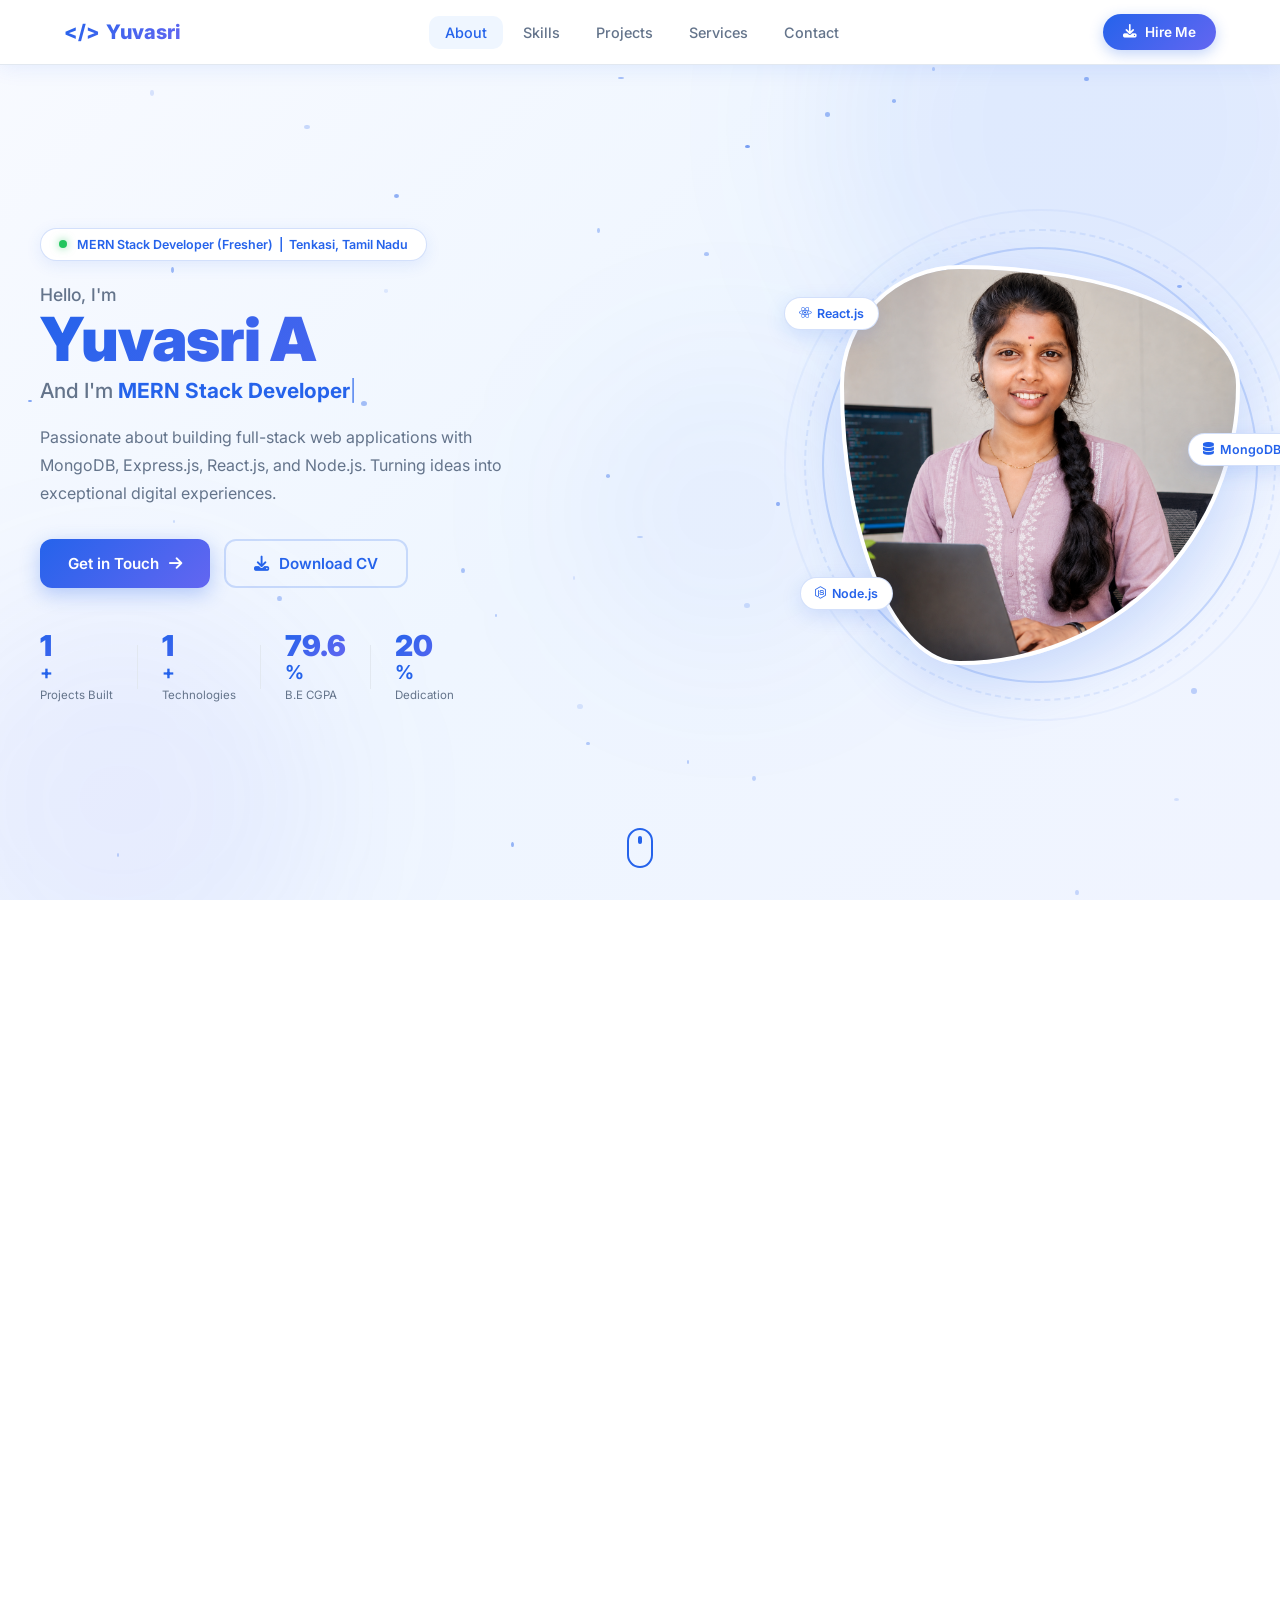
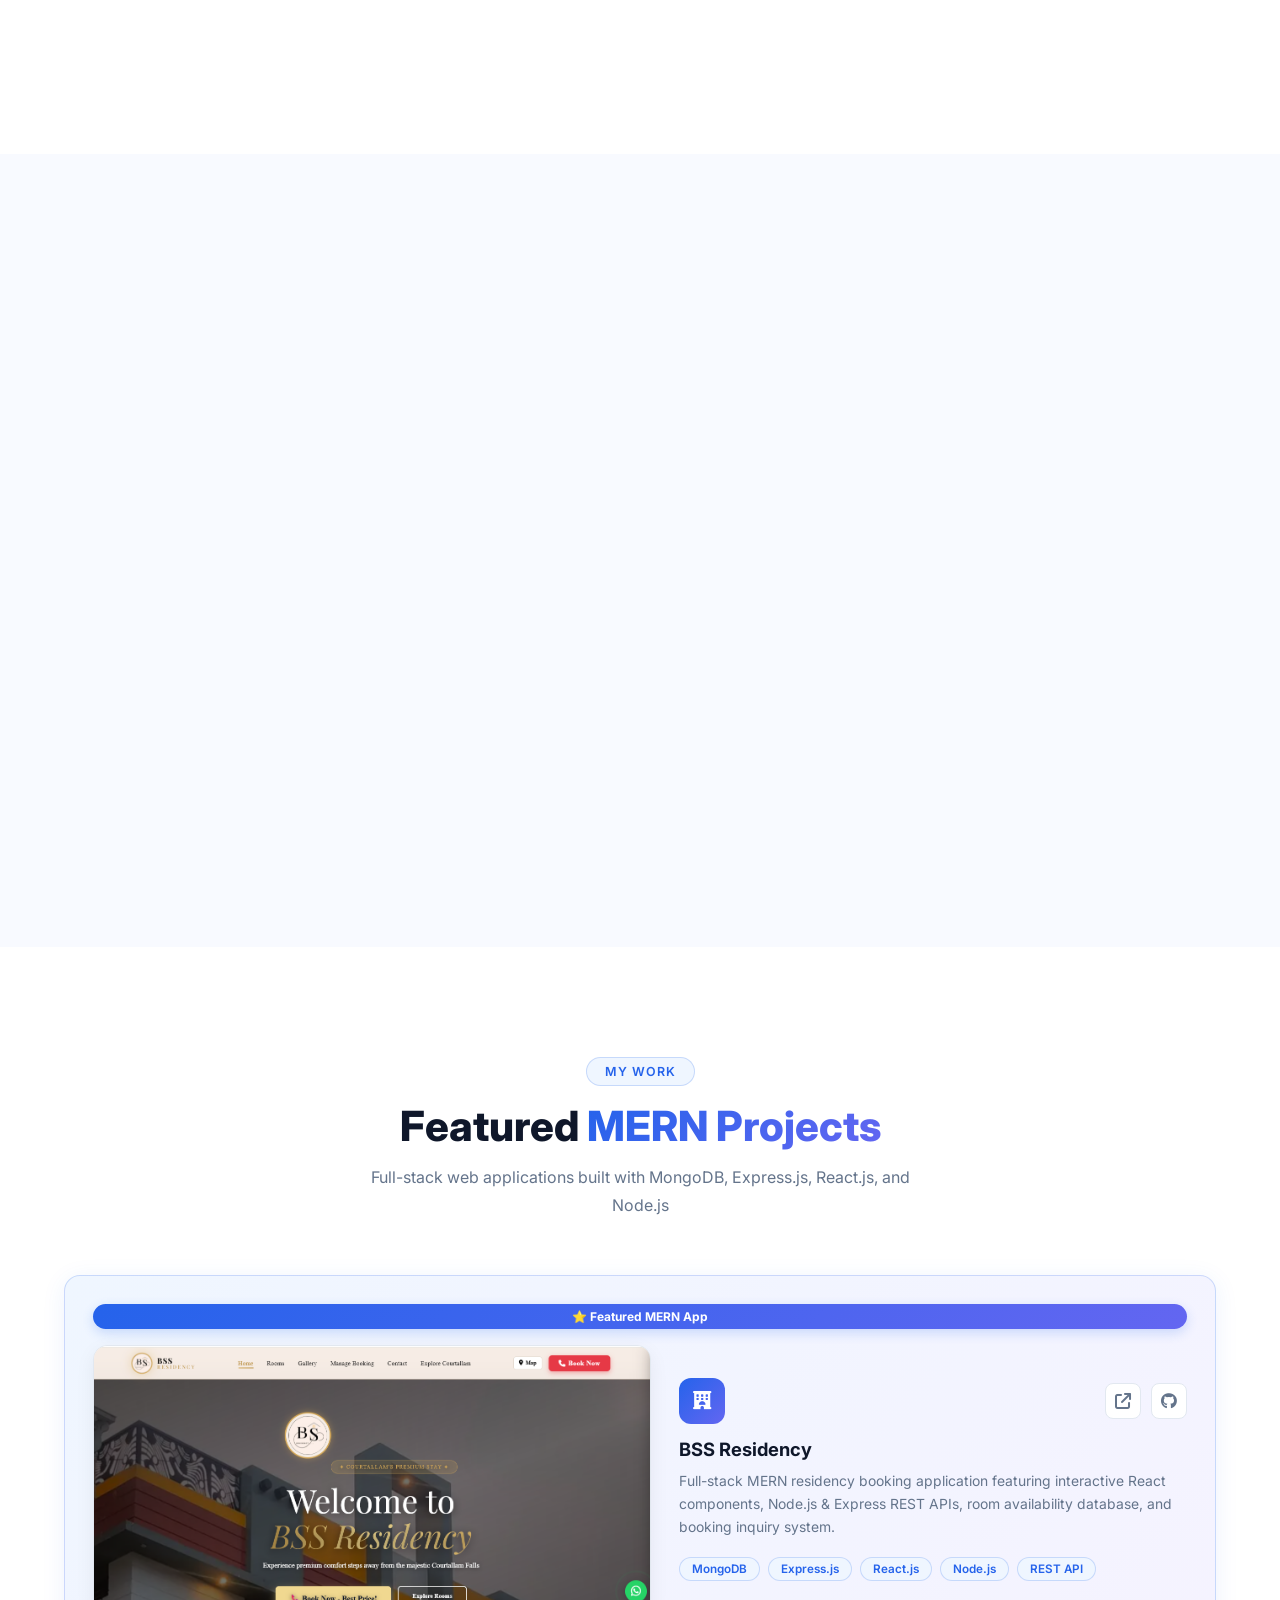
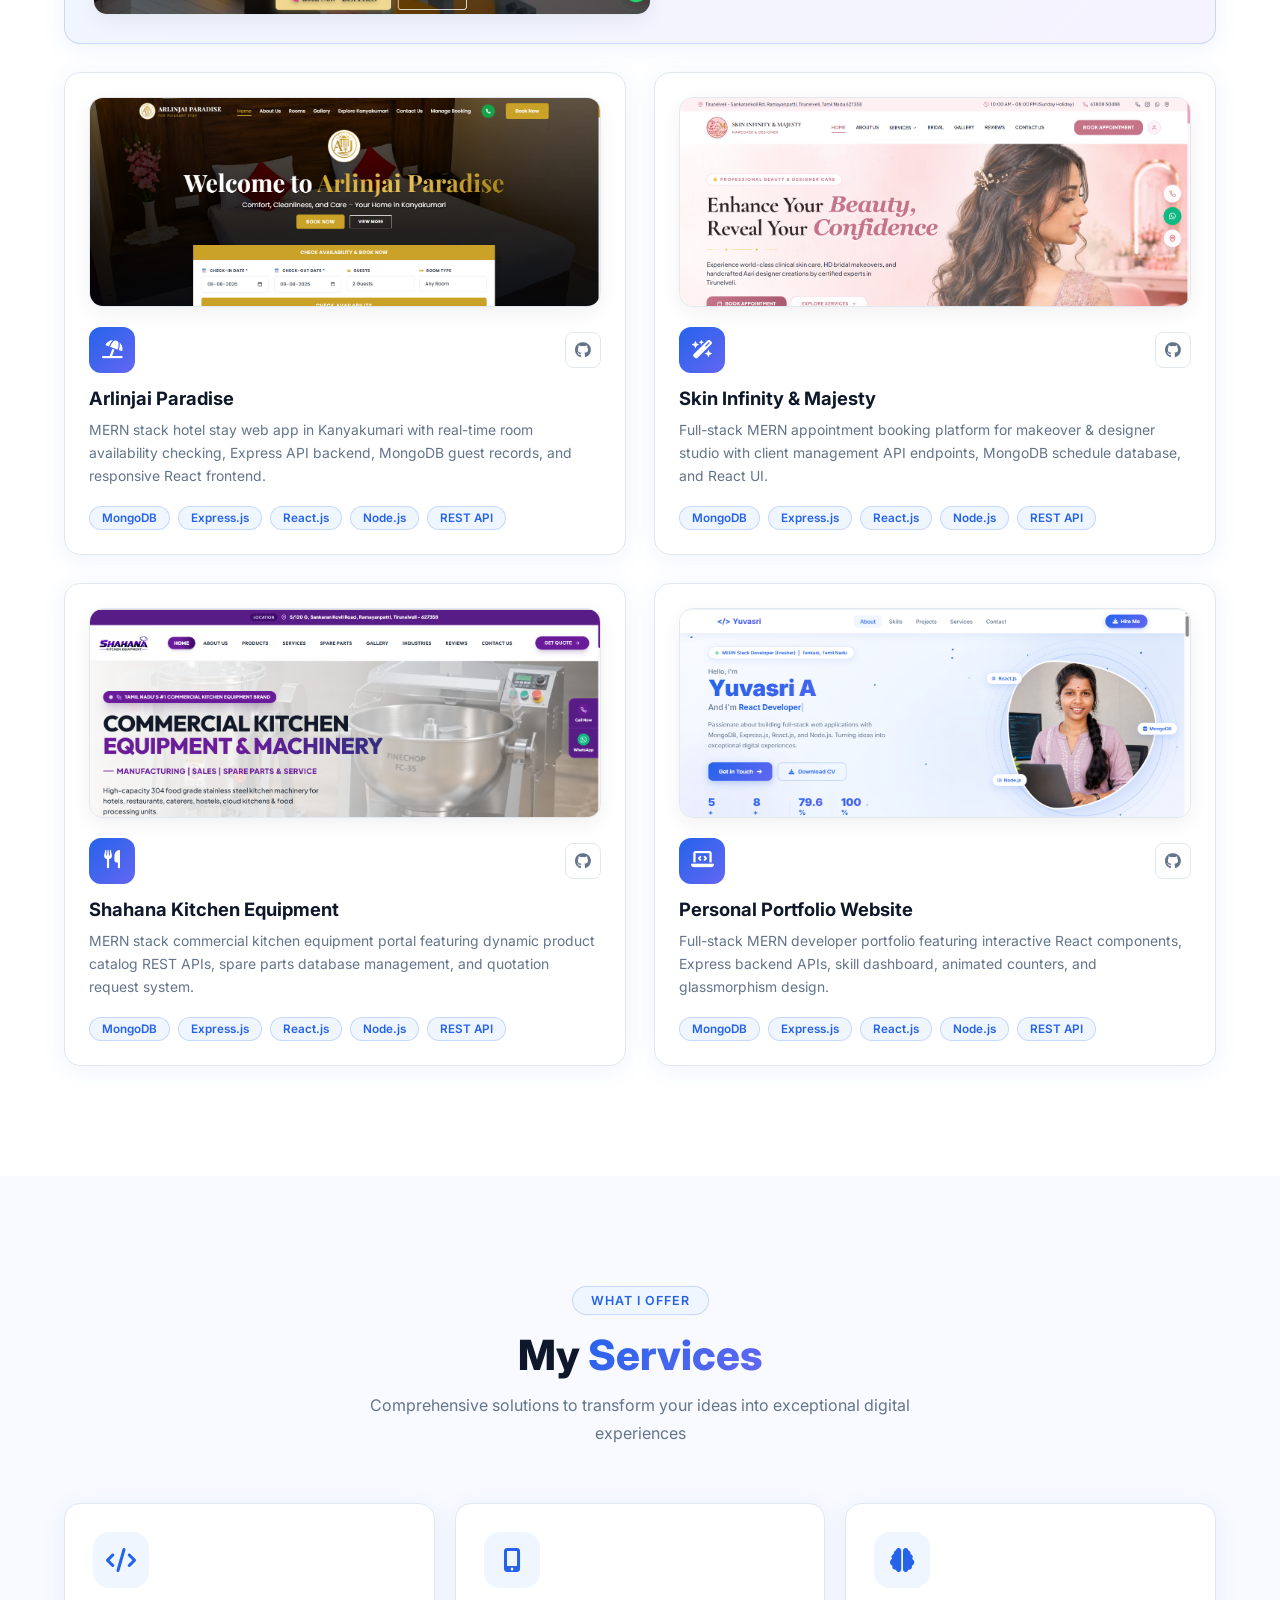
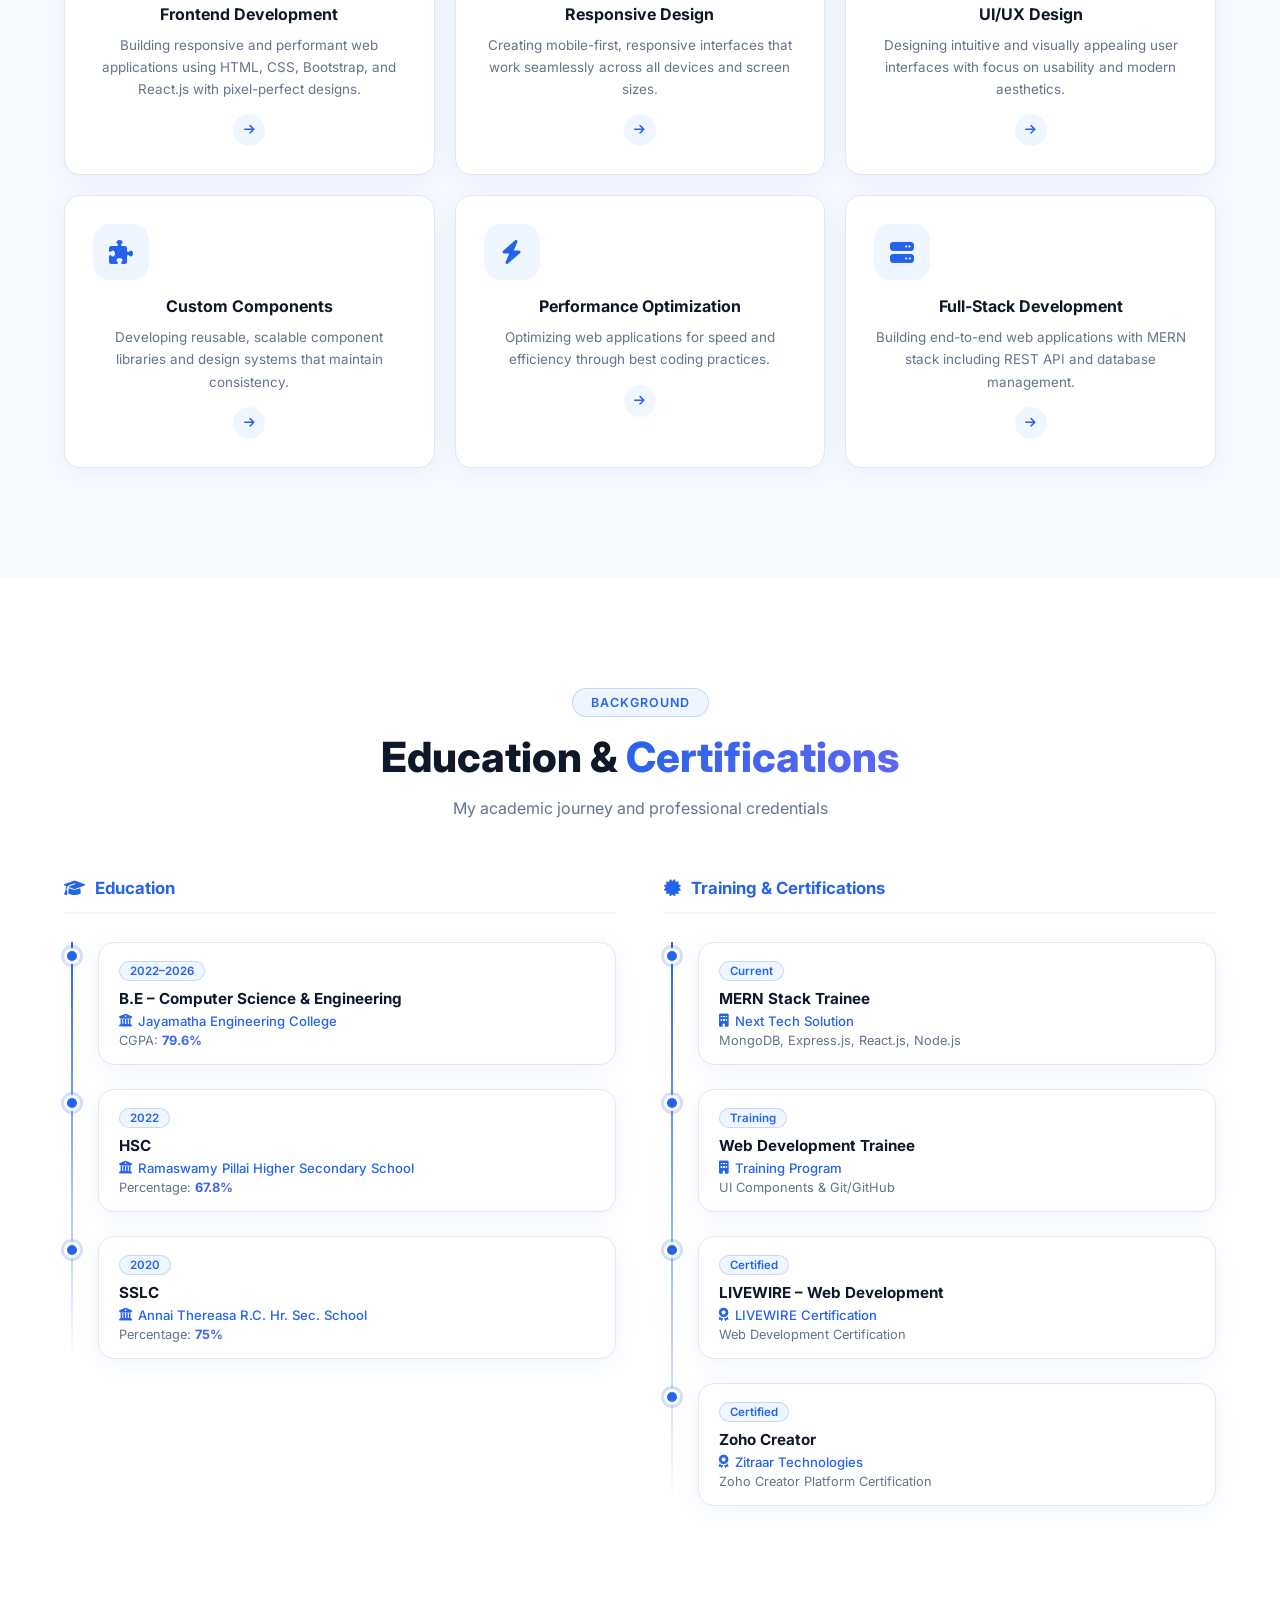
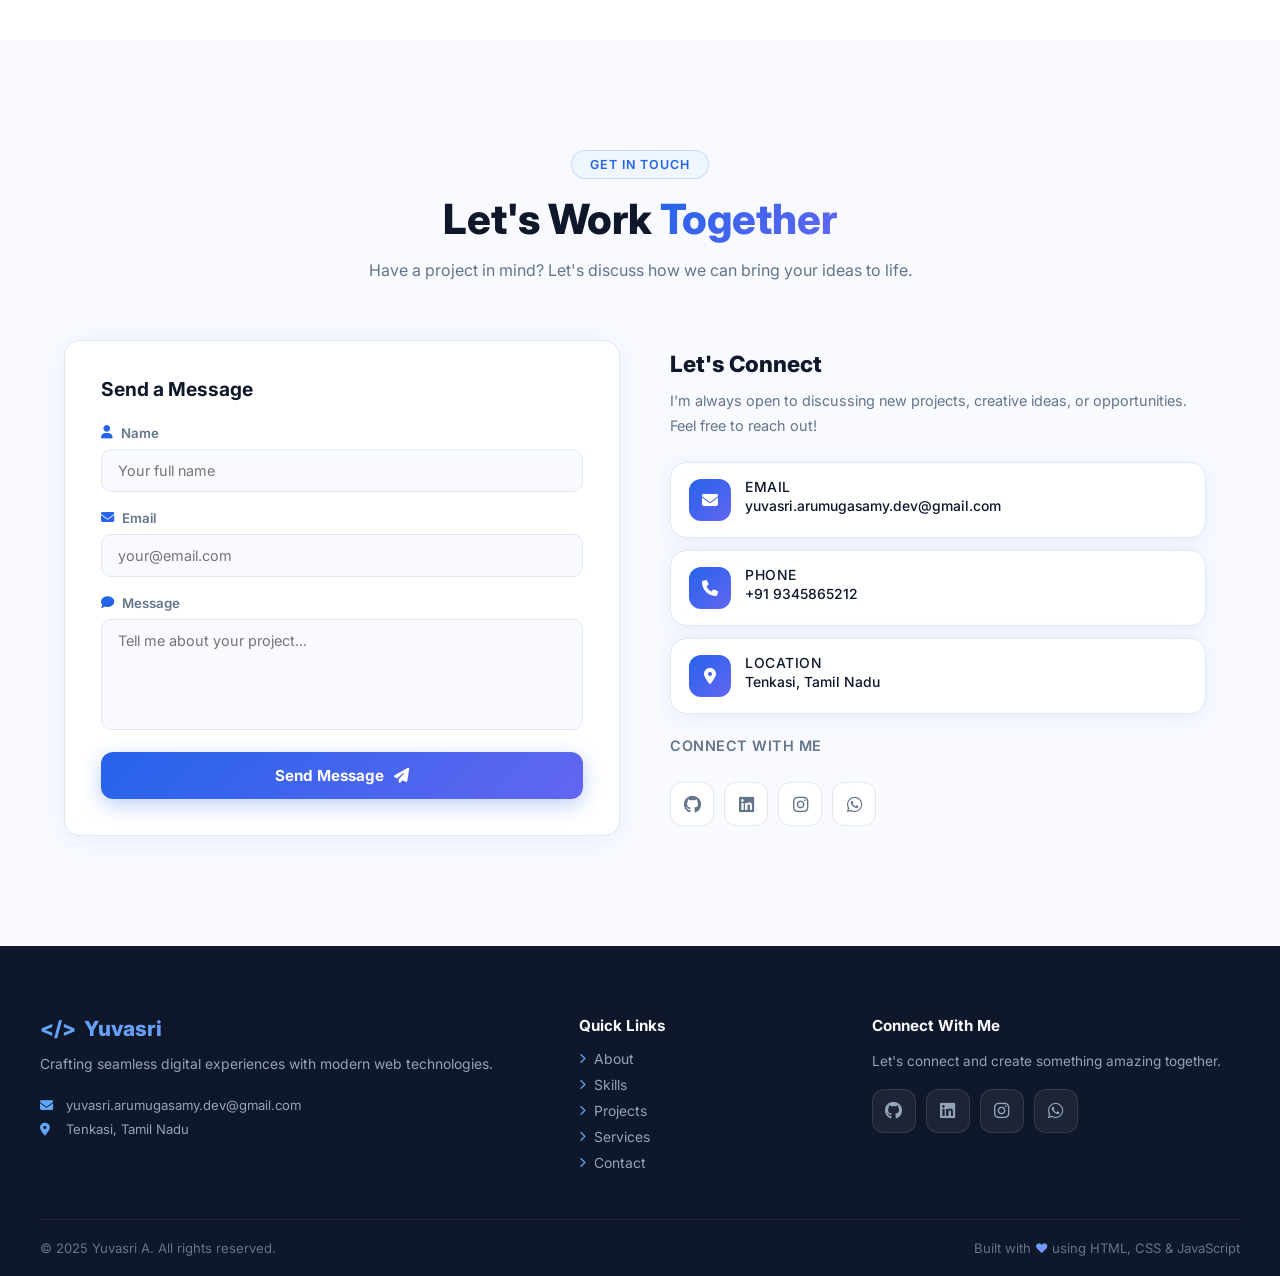
<file: index.html>
<!DOCTYPE html>
<html lang="en">
<head>
  <title>Yuvasri A | MERN Stack Developer</title>
  <meta charset="utf-8">
  <meta name="viewport" content="width=device-width, initial-scale=1">
  <link rel="icon" href="ChatGPT Image Jun 13, 2026, 05_37_14 PM.png">
  <link rel="stylesheet" href="https://cdnjs.cloudflare.com/ajax/libs/font-awesome/6.5.0/css/all.min.css">
  <link href="https://fonts.googleapis.com/css2?family=Inter:wght@300;400;500;600;700;800;900&display=swap" rel="stylesheet">
  <link rel="stylesheet" href="protfolio.css">
</head>
<body>

<!-- LOADER -->
<div id="loader" class="loader">
  <div class="loader-inner">
    <div class="loader-logo">&lt;/&gt; Yuvasri</div>
    <div class="loader-bar"><div class="loader-fill"></div></div>
  </div>
</div>

<!-- NAVBAR -->
<nav class="navbar" id="navbar">
  <div class="nav-container">
    <a class="nav-logo" href="#home"><span>&lt;/&gt;</span> Yuvasri</a>

    <!-- Desktop links -->
    <ul class="nav-links" id="desktopNav">
      <li><a href="#home"     class="nav-link active">About</a></li>
      <li><a href="#skills"   class="nav-link">Skills</a></li>
      <li><a href="#projects" class="nav-link">Projects</a></li>
      <li><a href="#services" class="nav-link">Services</a></li>
      <li><a href="#contact"  class="nav-link">Contact</a></li>
    </ul>

    <a href="Yuvasri A - Front-End Web Developer.pdf" download class="hire-btn-desktop">
      <i class="fa-solid fa-download"></i> Hire Me
    </a>

    <!-- Hamburger — mobile only -->
    <button id="hamburger" class="hamburger" aria-label="Open menu">
      <i class="fa-solid fa-bars"></i>
    </button>
  </div>
</nav>

<!-- MOBILE MENU — completely separate from navbar -->
<div id="mobileMenu" class="mobile-menu">
  <div class="mobile-menu-header">
    <a class="nav-logo" href="#home" onclick="document.getElementById('mobileMenu').classList.remove('open');document.body.style.overflow='';">
      <span>&lt;/&gt;</span> Yuvasri
    </a>
    <button id="mobClose" class="mobile-menu-close"><i class="fa-solid fa-xmark"></i></button>
  </div>
  <ul>
    <li><a href="#home"     class="mob-link">About</a></li>
    <li><a href="#skills"   class="mob-link">Skills</a></li>
    <li><a href="#projects" class="mob-link">Projects</a></li>
    <li><a href="#services" class="mob-link">Services</a></li>
    <li><a href="#contact"  class="mob-link">Contact</a></li>
  </ul>
  <a href="Yuvasri A - Front-End Web Developer.pdf" download class="mob-hire-btn">
    <i class="fa-solid fa-download"></i> Hire Me
  </a>
</div>

<!-- HERO -->
<section id="home" class="hero-section">
  <div class="particles" id="particles"></div>
  <div class="hero-bg-blob blob-1"></div>
  <div class="hero-bg-blob blob-2"></div>
  <div class="hero-bg-blob blob-3"></div>
  <div class="hero-container">
    <div class="hero-left" data-aos="fade-right">
      <div class="hero-badge">
        <span class="badge-dot"></span>
        MERN Stack Developer (Fresher) &nbsp;|&nbsp; Tenkasi, Tamil Nadu
      </div>
      <h1 class="hero-title">
        <span class="hero-greeting">Hello, I'm</span>
        <span class="hero-name gradient-text">Yuvasri A</span>
        <span class="hero-role-wrap">And I'm <span id="typed-role" class="typed-text"></span><span class="cursor">|</span></span>
      </h1>
      <p class="hero-desc">Passionate about building full-stack web applications with MongoDB, Express.js, React.js, and Node.js. Turning ideas into exceptional digital experiences.</p>
      <div class="hero-btns">
        <a href="#contact" class="btn-primary"><span>Get in Touch</span><i class="fa-solid fa-arrow-right"></i></a>
        <a href="Yuvasri A - Front-End Web Developer.pdf" download class="btn-outline"><i class="fa-solid fa-download"></i><span>Download CV</span></a>
      </div>
      <div class="hero-stats">
        <div class="stat"><span class="stat-num counter" data-target="5">0</span><span class="stat-plus">+</span><span class="stat-label">Projects Built</span></div>
        <div class="stat-divider"></div>
        <div class="stat"><span class="stat-num counter" data-target="8">0</span><span class="stat-plus">+</span><span class="stat-label">Technologies</span></div>
        <div class="stat-divider"></div>
        <div class="stat"><span class="stat-num">79.6</span><span class="stat-plus">%</span><span class="stat-label">B.E CGPA</span></div>
        <div class="stat-divider"></div>
        <div class="stat"><span class="stat-num counter" data-target="100">0</span><span class="stat-plus">%</span><span class="stat-label">Dedication</span></div>
      </div>
    </div>
    <div class="hero-right" data-aos="fade-left">
      <div class="hero-img-wrapper">
        <div class="ring ring-1"></div>
        <div class="ring ring-2"></div>
        <div class="ring ring-3"></div>
        <img src="ChatGPT Image Jun 13, 2026, 05_37_14 PM.png" alt="Yuvasri A" class="hero-img">
        <div class="float-badge fb-1"><i class="fa-brands fa-react"></i> React.js</div>
        <div class="float-badge fb-2"><i class="fa-brands fa-node-js"></i> Node.js</div>
        <div class="float-badge fb-3"><i class="fa-solid fa-database"></i> MongoDB</div>
      </div>
    </div>
  </div>
  <a href="#about" class="scroll-down"><div class="scroll-mouse"><div class="scroll-wheel"></div></div></a>
</section>

<!-- ABOUT -->
<section id="about" class="about-section">
  <div class="section-container">
    <div class="section-tag" data-aos="fade-up">About Me</div>
    <h2 class="section-heading" data-aos="fade-up">Crafting Digital <span class="gradient-text">Experiences</span> That Matter</h2>
    <p class="section-sub" data-aos="fade-up">A comprehensive overview of who I am, what I do, and what drives me</p>
    <div class="about-grid">
      <div class="about-left" data-aos="fade-right">
        <p class="about-para">I'm <strong>Yuvasri A</strong>, a MERN Stack Developer (Fresher) with knowledge of MongoDB, Express.js, React.js, and Node.js. Currently undergoing training at <strong>Next Tech Solution</strong> and passionate about building full-stack web applications.</p>
        <p class="about-para">My expertise spans frontend development with HTML5, CSS3, JavaScript, Bootstrap and React.js, along with backend basics using Node.js, Express.js, and MongoDB.</p>
        <p class="about-para">I hold a <strong>B.E in Computer Science & Engineering</strong> with a CGPA of <strong>79.6%</strong> from Jayamatha Engineering College, Tenkasi, Tamil Nadu.</p>
        <div class="about-stats">
          <div class="about-stat"><span class="about-stat-num gradient-text">5+</span><span class="about-stat-label">Projects</span></div>
          <div class="about-stat"><span class="about-stat-num gradient-text">2</span><span class="about-stat-label">Certifications</span></div>
          <div class="about-stat"><span class="about-stat-num gradient-text">2+</span><span class="about-stat-label">Trainings</span></div>
        </div>
        <div class="core-skills">
          <span>Analytical Thinking</span><span>Adaptability</span><span>Communication</span><span>Continuous Learning</span>
        </div>
      </div>
      <div class="about-right" data-aos="fade-left">
        <div class="about-cards">
          <div class="about-card glass-card" data-aos="zoom-in" data-aos-delay="100"><div class="about-card-icon"><i class="fa-solid fa-code"></i></div><div><h4>Expertise</h4><p>Full-stack MERN applications with modern best practices.</p></div></div>
          <div class="about-card glass-card" data-aos="zoom-in" data-aos-delay="200"><div class="about-card-icon"><i class="fa-solid fa-leaf"></i></div><div><h4>Clean Code</h4><p>Maintainable, well-documented code that scales.</p></div></div>
          <div class="about-card glass-card" data-aos="zoom-in" data-aos-delay="300"><div class="about-card-icon"><i class="fa-solid fa-bolt"></i></div><div><h4>Performance</h4><p>Optimizing for speed and efficiency in every project.</p></div></div>
          <div class="about-card glass-card" data-aos="zoom-in" data-aos-delay="400"><div class="about-card-icon"><i class="fa-solid fa-mobile-screen"></i></div><div><h4>Responsive</h4><p>Pixel-perfect design across all devices and screens.</p></div></div>
        </div>
      </div>
    </div>
  </div>
</section>

<!-- SKILLS -->
<section id="skills" class="skills-section">
  <div class="section-container">
    <div class="section-tag" data-aos="fade-up">Technical Skills</div>
    <h2 class="section-heading" data-aos="fade-up">Skills <span class="gradient-text">&amp;</span> Technologies</h2>
    <p class="section-sub" data-aos="fade-up">A comprehensive overview of my technical skills and proficiency levels</p>
    <div class="skills-grid">
      <div class="skills-card glass-card" data-aos="fade-up" data-aos-delay="100">
        <h3 class="skills-card-title"><i class="fa-solid fa-layer-group"></i> Frontend Development</h3>
        <div class="skill-item"><div class="skill-info"><span><i class="fa-brands fa-html5"></i> HTML5</span><span class="skill-badge expert">Expert</span></div><div class="skill-bar"><div class="skill-fill" data-w="95"></div></div></div>
        <div class="skill-item"><div class="skill-info"><span><i class="fa-brands fa-css3-alt"></i> CSS3</span><span class="skill-badge expert">Expert</span></div><div class="skill-bar"><div class="skill-fill" data-w="90"></div></div></div>
        <div class="skill-item"><div class="skill-info"><span><i class="fa-brands fa-js"></i> JavaScript</span><span class="skill-badge advanced">Advanced</span></div><div class="skill-bar"><div class="skill-fill" data-w="75"></div></div></div>
        <div class="skill-item"><div class="skill-info"><span><i class="fa-brands fa-bootstrap"></i> Bootstrap</span><span class="skill-badge expert">Expert</span></div><div class="skill-bar"><div class="skill-fill" data-w="88"></div></div></div>
        <div class="skill-item"><div class="skill-info"><span><i class="fa-brands fa-react"></i> React.js</span><span class="skill-badge intermediate">Intermediate</span></div><div class="skill-bar"><div class="skill-fill" data-w="55"></div></div></div>
      </div>
      <div class="skills-card glass-card" data-aos="fade-up" data-aos-delay="200">
        <h3 class="skills-card-title"><i class="fa-solid fa-server"></i> Backend &amp; APIs</h3>
        <div class="skill-item"><div class="skill-info"><span><i class="fa-brands fa-node-js"></i> Node.js</span><span class="skill-badge intermediate">Basics</span></div><div class="skill-bar"><div class="skill-fill" data-w="45"></div></div></div>
        <div class="skill-item"><div class="skill-info"><span><i class="fa-solid fa-network-wired"></i> Express.js</span><span class="skill-badge intermediate">Basics</span></div><div class="skill-bar"><div class="skill-fill" data-w="45"></div></div></div>
        <div class="skill-item"><div class="skill-info"><span><i class="fa-solid fa-plug"></i> REST APIs</span><span class="skill-badge advanced">Advanced</span></div><div class="skill-bar"><div class="skill-fill" data-w="65"></div></div></div>
        <div class="skill-item"><div class="skill-info"><span><i class="fa-solid fa-database"></i> MongoDB</span><span class="skill-badge intermediate">Intermediate</span></div><div class="skill-bar"><div class="skill-fill" data-w="55"></div></div></div>
      </div>
      <div class="skills-card glass-card" data-aos="fade-up" data-aos-delay="300">
        <h3 class="skills-card-title"><i class="fa-solid fa-wrench"></i> Tools &amp; Others</h3>
        <div class="skill-item"><div class="skill-info"><span><i class="fa-brands fa-git-alt"></i> Git &amp; GitHub</span><span class="skill-badge advanced">Advanced</span></div><div class="skill-bar"><div class="skill-fill" data-w="75"></div></div></div>
        <div class="skill-item"><div class="skill-info"><span><i class="fa-solid fa-mobile-screen"></i> Responsive Design</span><span class="skill-badge expert">Expert</span></div><div class="skill-bar"><div class="skill-fill" data-w="90"></div></div></div>
        <div class="skill-item"><div class="skill-info"><span><i class="fa-solid fa-z"></i> Zoho Creator</span><span class="skill-badge advanced">Advanced</span></div><div class="skill-bar"><div class="skill-fill" data-w="70"></div></div></div>
        <div class="skill-item"><div class="skill-info"><span><i class="fa-solid fa-code"></i> VS Code</span><span class="skill-badge expert">Expert</span></div><div class="skill-bar"><div class="skill-fill" data-w="92"></div></div></div>
      </div>
    </div>
  </div>
</section>

<!-- PROJECTS -->
<section id="projects" class="projects-section">
  <div class="section-container">
    <div class="section-tag" data-aos="fade-up">My Work</div>
    <h2 class="section-heading" data-aos="fade-up">Featured <span class="gradient-text">MERN Projects</span></h2>
    <p class="section-sub" data-aos="fade-up">Full-stack web applications built with MongoDB, Express.js, React.js, and Node.js</p>
    <div class="projects-grid">
      
      <!-- Project 1: BSS Residency (Featured) -->
      <div class="project-card featured-project glass-card" data-aos="fade-up" data-aos-delay="100">
        <div class="project-featured-tag">⭐ Featured MERN App</div>
        <div class="project-featured-inner">
          <div class="project-img-wrapper" onclick="openImgModal('image copy 4.png', 'BSS Residency - Full Stack MERN Stay Application')">
            <img src="image copy 4.png" alt="BSS Residency MERN Web App" class="project-img">
            <div class="project-img-overlay">
              <span class="project-img-btn" title="View Preview"><i class="fa-solid fa-expand"></i></span>
            </div>
          </div>
          <div class="project-content">
            <div class="project-header">
              <div class="project-icon"><i class="fa-solid fa-hotel"></i></div>
              <div class="project-links">
                <a href="https://www.bssresidency.in" target="_blank" class="project-link" title="Live Preview"><i class="fa-solid fa-arrow-up-right-from-square"></i></a>
                <a href="#" class="project-link" title="Code Repository"><i class="fa-brands fa-github"></i></a>
              </div>
            </div>
            <h3 class="project-title">BSS Residency</h3>
            <p class="project-desc">Full-stack MERN residency booking application featuring interactive React components, Node.js &amp; Express REST APIs, room availability database, and booking inquiry system.</p>
            <div class="project-tech"><span>MongoDB</span><span>Express.js</span><span>React.js</span><span>Node.js</span><span>REST API</span></div>
          </div>
        </div>
      </div>

      <!-- Project 2: Arlinjai Paradise -->
      <div class="project-card glass-card" data-aos="fade-up" data-aos-delay="150">
        <div class="project-img-wrapper" onclick="openImgModal('image copy 2.png', 'Arlinjai Paradise - Full Stack MERN Resort App')">
          <img src="image copy 2.png" alt="Arlinjai Paradise MERN App" class="project-img">
          <div class="project-img-overlay">
            <span class="project-img-btn" title="View Preview"><i class="fa-solid fa-expand"></i></span>
          </div>
        </div>
        <div class="project-header">
          <div class="project-icon"><i class="fa-solid fa-umbrella-beach"></i></div>
          <div class="project-links">
            <a href="#" class="project-link" title="Code Repository"><i class="fa-brands fa-github"></i></a>
          </div>
        </div>
        <h3 class="project-title">Arlinjai Paradise</h3>
        <p class="project-desc">MERN stack hotel stay web app in Kanyakumari with real-time room availability checking, Express API backend, MongoDB guest records, and responsive React frontend.</p>
        <div class="project-tech"><span>MongoDB</span><span>Express.js</span><span>React.js</span><span>Node.js</span><span>REST API</span></div>
      </div>

      <!-- Project 3: Skin Infinity & Majesty -->
      <div class="project-card glass-card" data-aos="fade-up" data-aos-delay="200">
        <div class="project-img-wrapper" onclick="openImgModal('image copy 3.png', 'Skin Infinity & Majesty - Full Stack MERN Appointment App')">
          <img src="image copy 3.png" alt="Skin Infinity & Majesty MERN App" class="project-img">
          <div class="project-img-overlay">
            <span class="project-img-btn" title="View Preview"><i class="fa-solid fa-expand"></i></span>
          </div>
        </div>
        <div class="project-header">
          <div class="project-icon"><i class="fa-solid fa-wand-magic-sparkles"></i></div>
          <div class="project-links">
            <a href="#" class="project-link" title="Code Repository"><i class="fa-brands fa-github"></i></a>
          </div>
        </div>
        <h3 class="project-title">Skin Infinity &amp; Majesty</h3>
        <p class="project-desc">Full-stack MERN appointment booking platform for makeover &amp; designer studio with client management API endpoints, MongoDB schedule database, and React UI.</p>
        <div class="project-tech"><span>MongoDB</span><span>Express.js</span><span>React.js</span><span>Node.js</span><span>REST API</span></div>
      </div>

      <!-- Project 4: Shahana Kitchen Equipment -->
      <div class="project-card glass-card" data-aos="fade-up" data-aos-delay="250">
        <div class="project-img-wrapper" onclick="openImgModal('image copy.png', 'Shahana Kitchen Equipment - Full Stack MERN Machinery App')">
          <img src="image copy.png" alt="Shahana Kitchen Equipment MERN App" class="project-img">
          <div class="project-img-overlay">
            <span class="project-img-btn" title="View Preview"><i class="fa-solid fa-expand"></i></span>
          </div>
        </div>
        <div class="project-header">
          <div class="project-icon"><i class="fa-solid fa-utensils"></i></div>
          <div class="project-links">
            <a href="#" class="project-link" title="Code Repository"><i class="fa-brands fa-github"></i></a>
          </div>
        </div>
        <h3 class="project-title">Shahana Kitchen Equipment</h3>
        <p class="project-desc">MERN stack commercial kitchen equipment portal featuring dynamic product catalog REST APIs, spare parts database management, and quotation request system.</p>
        <div class="project-tech"><span>MongoDB</span><span>Express.js</span><span>React.js</span><span>Node.js</span><span>REST API</span></div>
      </div>

      <!-- Project 5: Personal Portfolio Website -->
      <div class="project-card glass-card" data-aos="fade-up" data-aos-delay="300">
        <div class="project-img-wrapper" onclick="openImgModal('image.png', 'Yuvasri A - Full Stack MERN Developer Portfolio')">
          <img src="image.png" alt="Personal MERN Portfolio App" class="project-img">
          <div class="project-img-overlay">
            <span class="project-img-btn" title="View Preview"><i class="fa-solid fa-expand"></i></span>
          </div>
        </div>
        <div class="project-header">
          <div class="project-icon"><i class="fa-solid fa-laptop-code"></i></div>
          <div class="project-links">
            <a href="#" class="project-link" title="Code Repository"><i class="fa-brands fa-github"></i></a>
          </div>
        </div>
        <h3 class="project-title">Personal Portfolio Website</h3>
        <p class="project-desc">Full-stack MERN developer portfolio featuring interactive React components, Express backend APIs, skill dashboard, animated counters, and glassmorphism design.</p>
        <div class="project-tech"><span>MongoDB</span><span>Express.js</span><span>React.js</span><span>Node.js</span><span>REST API</span></div>
      </div>

    </div>
  </div>
</section>

<!-- SERVICES -->
<section id="services" class="services-section">
  <div class="section-container">
    <div class="section-tag" data-aos="fade-up">What I Offer</div>
    <h2 class="section-heading" data-aos="fade-up">My <span class="gradient-text">Services</span></h2>
    <p class="section-sub" data-aos="fade-up">Comprehensive solutions to transform your ideas into exceptional digital experiences</p>
    <div class="services-grid">
      <div class="service-card glass-card" data-aos="fade-up" data-aos-delay="100"><div class="service-icon"><i class="fa-solid fa-code"></i></div><h3>Frontend Development</h3><p>Building responsive and performant web applications using HTML, CSS, Bootstrap, and React.js with pixel-perfect designs.</p><div class="service-arrow"><i class="fa-solid fa-arrow-right"></i></div></div>
      <div class="service-card glass-card" data-aos="fade-up" data-aos-delay="150"><div class="service-icon"><i class="fa-solid fa-mobile-screen-button"></i></div><h3>Responsive Design</h3><p>Creating mobile-first, responsive interfaces that work seamlessly across all devices and screen sizes.</p><div class="service-arrow"><i class="fa-solid fa-arrow-right"></i></div></div>
      <div class="service-card glass-card" data-aos="fade-up" data-aos-delay="200"><div class="service-icon"><i class="fa-solid fa-brain"></i></div><h3>UI/UX Design</h3><p>Designing intuitive and visually appealing user interfaces with focus on usability and modern aesthetics.</p><div class="service-arrow"><i class="fa-solid fa-arrow-right"></i></div></div>
      <div class="service-card glass-card" data-aos="fade-up" data-aos-delay="250"><div class="service-icon"><i class="fa-solid fa-puzzle-piece"></i></div><h3>Custom Components</h3><p>Developing reusable, scalable component libraries and design systems that maintain consistency.</p><div class="service-arrow"><i class="fa-solid fa-arrow-right"></i></div></div>
      <div class="service-card glass-card" data-aos="fade-up" data-aos-delay="300"><div class="service-icon"><i class="fa-solid fa-bolt"></i></div><h3>Performance Optimization</h3><p>Optimizing web applications for speed and efficiency through best coding practices.</p><div class="service-arrow"><i class="fa-solid fa-arrow-right"></i></div></div>
      <div class="service-card glass-card" data-aos="fade-up" data-aos-delay="350"><div class="service-icon"><i class="fa-solid fa-server"></i></div><h3>Full-Stack Development</h3><p>Building end-to-end web applications with MERN stack including REST API and database management.</p><div class="service-arrow"><i class="fa-solid fa-arrow-right"></i></div></div>
    </div>
  </div>
</section>

<!-- EDUCATION -->
<section id="education" class="edu-section">
  <div class="section-container">
    <div class="section-tag" data-aos="fade-up">Background</div>
    <h2 class="section-heading" data-aos="fade-up">Education &amp; <span class="gradient-text">Certifications</span></h2>
    <p class="section-sub" data-aos="fade-up">My academic journey and professional credentials</p>
    <div class="edu-grid">
      <div class="edu-col" data-aos="fade-right">
        <h3 class="edu-col-title"><i class="fa-solid fa-graduation-cap"></i> Education</h3>
        <div class="edu-timeline">
          <div class="edu-item"><div class="edu-dot"></div><div class="edu-content glass-card"><span class="edu-year">2022–2026</span><h4>B.E – Computer Science &amp; Engineering</h4><p class="edu-school"><i class="fa-solid fa-building-columns"></i> Jayamatha Engineering College</p><p class="edu-detail">CGPA: <strong class="gradient-text">79.6%</strong></p></div></div>
          <div class="edu-item"><div class="edu-dot"></div><div class="edu-content glass-card"><span class="edu-year">2022</span><h4>HSC</h4><p class="edu-school"><i class="fa-solid fa-building-columns"></i> Ramaswamy Pillai Higher Secondary School</p><p class="edu-detail">Percentage: <strong class="gradient-text">67.8%</strong></p></div></div>
          <div class="edu-item"><div class="edu-dot"></div><div class="edu-content glass-card"><span class="edu-year">2020</span><h4>SSLC</h4><p class="edu-school"><i class="fa-solid fa-building-columns"></i> Annai Thereasa R.C. Hr. Sec. School</p><p class="edu-detail">Percentage: <strong class="gradient-text">75%</strong></p></div></div>
        </div>
      </div>
      <div class="edu-col" data-aos="fade-left">
        <h3 class="edu-col-title"><i class="fa-solid fa-certificate"></i> Training &amp; Certifications</h3>
        <div class="edu-timeline">
          <div class="edu-item"><div class="edu-dot"></div><div class="edu-content glass-card"><span class="edu-year">Current</span><h4>MERN Stack Trainee</h4><p class="edu-school"><i class="fa-solid fa-building"></i> Next Tech Solution</p><p class="edu-detail">MongoDB, Express.js, React.js, Node.js</p></div></div>
          <div class="edu-item"><div class="edu-dot"></div><div class="edu-content glass-card"><span class="edu-year">Training</span><h4>Web Development Trainee</h4><p class="edu-school"><i class="fa-solid fa-building"></i> Training Program</p><p class="edu-detail">UI Components &amp; Git/GitHub</p></div></div>
          <div class="edu-item"><div class="edu-dot"></div><div class="edu-content glass-card"><span class="edu-year">Certified</span><h4>LIVEWIRE – Web Development</h4><p class="edu-school"><i class="fa-solid fa-award"></i> LIVEWIRE Certification</p><p class="edu-detail">Web Development Certification</p></div></div>
          <div class="edu-item"><div class="edu-dot"></div><div class="edu-content glass-card"><span class="edu-year">Certified</span><h4>Zoho Creator</h4><p class="edu-school"><i class="fa-solid fa-award"></i> Zitraar Technologies</p><p class="edu-detail">Zoho Creator Platform Certification</p></div></div>
        </div>
      </div>
    </div>
  </div>
</section>

<!-- CONTACT -->
<section id="contact" class="contact-section">
  <div class="section-container">
    <div class="section-tag" data-aos="fade-up">Get In Touch</div>
    <h2 class="section-heading" data-aos="fade-up">Let's Work <span class="gradient-text">Together</span></h2>
    <p class="section-sub" data-aos="fade-up">Have a project in mind? Let's discuss how we can bring your ideas to life.</p>
    <div class="contact-grid">
      <div class="contact-form-box glass-card" data-aos="fade-right">
        <h3>Send a Message</h3>
        <form id="contactForm">
          <div class="form-group"><label><i class="fa-solid fa-user"></i> Name</label><input type="text" placeholder="Your full name" required></div>
          <div class="form-group"><label><i class="fa-solid fa-envelope"></i> Email</label><input type="email" placeholder="your@email.com" required></div>
          <div class="form-group"><label><i class="fa-solid fa-comment"></i> Message</label><textarea rows="5" placeholder="Tell me about your project..." required></textarea></div>
          <button type="submit" class="btn-send"><span>Send Message</span><i class="fa-solid fa-paper-plane"></i></button>
        </form>
      </div>
      <div class="contact-info-box" data-aos="fade-left">
        <h3>Let's Connect</h3>
        <p>I'm always open to discussing new projects, creative ideas, or opportunities. Feel free to reach out!</p>
        <div class="contact-item glass-card"><div class="contact-item-icon"><i class="fa-solid fa-envelope"></i></div><div><p class="contact-item-label">Email</p><p>yuvasri.arumugasamy.dev@gmail.com</p></div></div>
        <div class="contact-item glass-card"><div class="contact-item-icon"><i class="fa-solid fa-phone"></i></div><div><p class="contact-item-label">Phone</p><p>+91 9345865212</p></div></div>
        <div class="contact-item glass-card"><div class="contact-item-icon"><i class="fa-solid fa-location-dot"></i></div><div><p class="contact-item-label">Location</p><p>Tenkasi, Tamil Nadu</p></div></div>
        <p class="connect-label">Connect with me</p>
        <div class="social-icons">
          <a href="#" class="social-icon"><i class="fa-brands fa-github"></i></a>
          <a href="#" class="social-icon"><i class="fa-brands fa-linkedin"></i></a>
          <a href="#" class="social-icon"><i class="fa-brands fa-instagram"></i></a>
          <a href="https://wa.me/919345865212" target="_blank" class="social-icon"><i class="fa-brands fa-whatsapp"></i></a>
        </div>
      </div>
    </div>
  </div>
</section>

<!-- FOOTER -->
<footer class="footer">
  <div class="footer-container">
    <div class="footer-left">
      <a class="footer-logo" href="#home"><span>&lt;/&gt;</span> Yuvasri</a>
      <p>Crafting seamless digital experiences with modern web technologies.</p>
      <div class="footer-contact-items">
        <div class="footer-contact-item"><i class="fa-solid fa-envelope"></i> yuvasri.arumugasamy.dev@gmail.com</div>
        <div class="footer-contact-item"><i class="fa-solid fa-location-dot"></i> Tenkasi, Tamil Nadu</div>
      </div>
    </div>
    <div class="footer-middle">
      <h4>Quick Links</h4>
      <ul>
        <li><a href="#home"><i class="fa-solid fa-chevron-right"></i> About</a></li>
        <li><a href="#skills"><i class="fa-solid fa-chevron-right"></i> Skills</a></li>
        <li><a href="#projects"><i class="fa-solid fa-chevron-right"></i> Projects</a></li>
        <li><a href="#services"><i class="fa-solid fa-chevron-right"></i> Services</a></li>
        <li><a href="#contact"><i class="fa-solid fa-chevron-right"></i> Contact</a></li>
      </ul>
    </div>
    <div class="footer-right">
      <h4>Connect With Me</h4>
      <p>Let's connect and create something amazing together.</p>
      <div class="social-icons">
        <a href="#" class="social-icon"><i class="fa-brands fa-github"></i></a>
        <a href="#" class="social-icon"><i class="fa-brands fa-linkedin"></i></a>
        <a href="#" class="social-icon"><i class="fa-brands fa-instagram"></i></a>
        <a href="https://wa.me/919345865212" target="_blank" class="social-icon"><i class="fa-brands fa-whatsapp"></i></a>
      </div>
    </div>
  </div>
  <div class="footer-bottom">
    <p>&copy; 2025 Yuvasri A. All rights reserved.</p>
    <p>Built with <span class="gradient-text">&#9829;</span> using HTML, CSS &amp; JavaScript</p>
  </div>
</footer>

<!-- Back to Top -->
<button class="back-to-top" id="backToTop"><i class="fa-solid fa-chevron-up"></i></button>

<!-- LIGHTBOX MODAL FOR PROJECT PHOTOS -->
<div id="imageModal" class="img-modal" onclick="if(event.target===this||event.target.classList.contains('img-modal-close')) closeImgModal();">
  <span class="img-modal-close">&times;</span>
  <img class="img-modal-content" id="modalImg" alt="Project Preview">
  <div id="modalCaption" class="img-modal-caption"></div>
</div>

<script>
/* LIGHTBOX MODAL */
function openImgModal(src, alt) {
  const modal = document.getElementById('imageModal');
  const modalImg = document.getElementById('modalImg');
  const caption = document.getElementById('modalCaption');
  modalImg.src = src;
  caption.textContent = alt;
  modal.classList.add('open');
  document.body.style.overflow = 'hidden';
}
function closeImgModal() {
  const modal = document.getElementById('imageModal');
  modal.classList.remove('open');
  document.body.style.overflow = '';
}

/* LOADER */
window.addEventListener('load', () => {
  const loader = document.getElementById('loader');
  setTimeout(() => {
    loader.style.opacity = '0';
    loader.style.pointerEvents = 'none';
    setTimeout(() => { if(loader.parentNode) loader.parentNode.removeChild(loader); }, 600);
    initAOS();
    initCounters();
  }, 1200);
});

/* PARTICLES */
(function(){
  const c = document.getElementById('particles');
  if(!c) return;
  for(let i=0;i<40;i++){
    const p = document.createElement('div');
    p.className='particle';
    p.style.cssText='left:'+Math.random()*100+'%;top:'+Math.random()*100+'%;animation-duration:'+(Math.random()*15+8)+'s;animation-delay:'+(Math.random()*8)+'s;width:'+(Math.random()*4+2)+'px;height:'+(Math.random()*4+2)+'px;opacity:'+(Math.random()*.5+.1);
    c.appendChild(p);
  }
})();

/* TYPED */
const roles=['MERN Stack Developer','Frontend Developer','Web Developer','React Developer'];
let rIdx=0,cIdx=0,del=false;
const roleEl=document.getElementById('typed-role');
function type(){
  const w=roles[rIdx];
  del ? cIdx-- : cIdx++;
  roleEl.textContent=w.substring(0,cIdx);
  if(!del&&cIdx===w.length){del=true;setTimeout(type,1500);return;}
  if(del&&cIdx===0){del=false;rIdx=(rIdx+1)%roles.length;}
  setTimeout(type,del?50:100);
}
type();

/* NAVBAR SCROLL */
const navbar=document.getElementById('navbar');
window.addEventListener('scroll',()=>{
  navbar.classList.toggle('scrolled',window.scrollY>60);
  const secs=document.querySelectorAll('section[id]');
  let cur='home';
  secs.forEach(s=>{ if(window.scrollY>=s.offsetTop-120) cur=s.getAttribute('id'); });
  document.querySelectorAll('.nav-link').forEach(l=>l.classList.toggle('active',l.getAttribute('href')==='#'+cur));
  document.getElementById('backToTop').classList.toggle('show',window.scrollY>400);
});

/* MOBILE MENU */
const mobileMenu=document.getElementById('mobileMenu');
document.getElementById('hamburger').addEventListener('click',()=>{
  mobileMenu.classList.add('open');
  document.body.style.overflow='hidden';
});
document.getElementById('mobClose').addEventListener('click',()=>{
  mobileMenu.classList.remove('open');
  document.body.style.overflow='';
});
document.querySelectorAll('.mob-link').forEach(l=>{
  l.addEventListener('click',()=>{
    mobileMenu.classList.remove('open');
    document.body.style.overflow='';
  });
});

/* SMOOTH SCROLL */
document.querySelectorAll('a[href^="#"]').forEach(a=>{
  a.addEventListener('click',function(e){
    const h=this.getAttribute('href');
    if(h==='#') return;
    e.preventDefault();
    const t=document.querySelector(h);
    if(t) t.scrollIntoView({behavior:'smooth'});
  });
});

/* BACK TO TOP */
document.getElementById('backToTop').addEventListener('click',()=>window.scrollTo({top:0,behavior:'smooth'}));

/* AOS */
function initAOS(){
  const obs=new IntersectionObserver((entries)=>{
    entries.forEach(e=>{ if(e.isIntersecting){e.target.classList.add('aos-animate');obs.unobserve(e.target);} });
  },{threshold:0.12});
  document.querySelectorAll('[data-aos]').forEach(el=>obs.observe(el));

  const sObs=new IntersectionObserver((entries)=>{
    entries.forEach(e=>{
      if(e.isIntersecting){
        e.target.querySelectorAll('.skill-fill').forEach(b=>{ b.style.width=b.getAttribute('data-w')+'%'; });
        sObs.unobserve(e.target);
      }
    });
  },{threshold:0.2});
  document.querySelectorAll('.skills-card').forEach(c=>sObs.observe(c));
}

/* COUNTERS */
function initCounters(){
  const obs=new IntersectionObserver((entries)=>{
    entries.forEach(e=>{
      if(e.isIntersecting){
        const el=e.target,target=+el.getAttribute('data-target');
        let cur=0; const step=target/60;
        const t=setInterval(()=>{ cur+=step; if(cur>=target){el.textContent=target;clearInterval(t);}else el.textContent=Math.floor(cur); },25);
        obs.unobserve(el);
      }
    });
  },{threshold:0.5});
  document.querySelectorAll('.counter').forEach(c=>obs.observe(c));
}

/* CONTACT FORM */
document.getElementById('contactForm').addEventListener('submit',function(e){
  e.preventDefault();
  const btn=this.querySelector('.btn-send');
  btn.innerHTML='<span>Sent!</span> <i class="fa-solid fa-check"></i>';
  btn.style.background='linear-gradient(135deg,#22c55e,#16a34a)';
  setTimeout(()=>{ btn.innerHTML='<span>Send Message</span><i class="fa-solid fa-paper-plane"></i>'; btn.style.background=''; this.reset(); },3000);
});
</script>
</body>
</html>
</file>
<file: protfolio.css>
/* ============================================
   YUVASRI A – PORTFOLIO  |  White & Blue Theme
   ============================================ */
*,*::before,*::after{margin:0;padding:0;box-sizing:border-box}
:root{
  --blue:#2563eb;--blue-dark:#1d4ed8;--blue-pale:#eff6ff;
  --blue-border:rgba(37,99,235,0.2);--blue-glow:rgba(37,99,235,0.12);
  --white:#ffffff;--bg:#f8faff;--bg2:#f0f4ff;
  --text:#0f172a;--text-muted:#64748b;--border:#e2e8f0;
  --shadow:0 4px 24px rgba(37,99,235,0.08);
  --shadow-lg:0 12px 48px rgba(37,99,235,0.14);
  --radius:16px;
}
html{scroll-behavior:smooth;overflow-x:hidden}
body{background:var(--bg);color:var(--text);font-family:'Inter',sans-serif;overflow-x:hidden}
.gradient-text{background:linear-gradient(135deg,var(--blue),#6366f1);-webkit-background-clip:text;-webkit-text-fill-color:transparent;background-clip:text}
.text-center{text-align:center}
.mt-20{margin-top:20px}

/* ===== LOADER ===== */
.loader{position:fixed;inset:0;z-index:9999;background:#fff;display:flex;align-items:center;justify-content:center;transition:opacity .6s ease}
.loader-inner{text-align:center;display:flex;flex-direction:column;align-items:center;gap:16px}
.loader-logo{font-size:2rem;font-weight:900;background:linear-gradient(135deg,var(--blue),#6366f1);-webkit-background-clip:text;-webkit-text-fill-color:transparent;background-clip:text;animation:lbounce .8s ease infinite alternate;letter-spacing:-0.5px}
@keyframes lbounce{from{transform:translateY(0)}to{transform:translateY(-10px)}}
.loader-bar{width:160px;height:4px;background:#e2e8f0;border-radius:4px;overflow:hidden}
.loader-fill{height:100%;background:linear-gradient(90deg,var(--blue),#6366f1);border-radius:4px;animation:lslide 1.2s ease forwards}
@keyframes lslide{from{width:0}to{width:100%}}
@keyframes lslide{from{width:0}to{width:100%}}

/* ===== NAVBAR ===== */
.navbar{position:fixed;top:0;left:0;right:0;z-index:1000;padding:14px 0;background:#fff;box-shadow:0 2px 20px rgba(37,99,235,.10);border-bottom:1px solid var(--border);transition:padding .3s,box-shadow .3s}
.navbar.scrolled{padding:10px 0;box-shadow:0 4px 28px rgba(37,99,235,.14)}
.nav-container{max-width:1200px;margin:0 auto;padding:0 24px;display:flex;align-items:center;justify-content:space-between;gap:16px}
.nav-logo{text-decoration:none;font-size:1.25rem;font-weight:800;flex-shrink:0;background:linear-gradient(135deg,var(--blue),#6366f1);-webkit-background-clip:text;-webkit-text-fill-color:transparent;background-clip:text;display:flex;align-items:center;gap:6px}
.logo-bracket{font-weight:900}

/* Desktop nav links */
.nav-links{display:flex;list-style:none;gap:4px;align-items:center;margin:0;padding:0}
.nav-links .nav-link{text-decoration:none;color:var(--text-muted);font-size:.9rem;font-weight:500;padding:8px 16px;border-radius:10px;transition:all .25s ease}
.nav-links .nav-link:hover,.nav-links .nav-link.active{color:var(--blue);background:var(--blue-pale)}

/* Mobile-only items: HIDDEN on desktop always */
.nav-close-row{display:none!important}
.nav-hire-mobile{display:none!important}

/* Desktop Hire Me */
.hire-btn-desktop{background:linear-gradient(135deg,var(--blue),#6366f1);color:#fff;text-decoration:none;padding:10px 20px;border-radius:25px;font-size:.85rem;font-weight:600;display:flex;align-items:center;gap:8px;white-space:nowrap;flex-shrink:0;box-shadow:0 4px 14px rgba(37,99,235,.28);transition:all .3s ease}
.hire-btn-desktop:hover{transform:translateY(-2px);box-shadow:0 8px 24px rgba(37,99,235,.38)}

/* Hamburger — HIDDEN on desktop */
.hamburger{display:none;background:var(--blue-pale);border:1.5px solid var(--blue-border);color:var(--blue);width:40px;height:40px;border-radius:10px;cursor:pointer;font-size:1.1rem;align-items:center;justify-content:center;transition:all .25s ease;flex-shrink:0}
.hamburger:hover{background:var(--blue);color:#fff}
.nav-close-btn{background:var(--blue-pale);border:1.5px solid var(--blue-border);color:var(--blue);width:40px;height:40px;border-radius:10px;cursor:pointer;font-size:1.1rem;display:flex;align-items:center;justify-content:center;transition:all .25s ease}
.nav-close-btn:hover{background:var(--blue);color:#fff}

/* ===== GLASS CARD ===== */
.glass-card{background:#fff;border:1px solid var(--border);border-radius:var(--radius);box-shadow:var(--shadow);transition:all .35s ease}
.glass-card:hover{border-color:var(--blue-border);box-shadow:var(--shadow-lg);transform:translateY(-6px)}

/* ===== BUTTONS ===== */
.btn-primary{background:linear-gradient(135deg,var(--blue),#6366f1);color:#fff;text-decoration:none;padding:14px 28px;border-radius:12px;font-size:.95rem;font-weight:600;display:inline-flex;align-items:center;gap:10px;box-shadow:0 6px 20px rgba(37,99,235,.3);transition:all .3s ease}
.btn-primary:hover{transform:translateY(-3px);box-shadow:0 12px 36px rgba(37,99,235,.4)}
.btn-outline{background:transparent;color:var(--blue);text-decoration:none;padding:13px 28px;border-radius:12px;font-size:.95rem;font-weight:600;border:2px solid var(--blue-border);display:inline-flex;align-items:center;gap:10px;cursor:pointer;transition:all .3s ease}
.btn-outline:hover{background:var(--blue-pale);border-color:var(--blue);transform:translateY(-3px)}

/* ===== SECTION COMMONS ===== */
.section-container{max-width:1200px;margin:0 auto;padding:0 24px}
.section-tag{display:inline-block;background:var(--blue-pale);color:var(--blue);border:1px solid var(--blue-border);padding:6px 18px;border-radius:20px;font-size:.78rem;font-weight:600;text-transform:uppercase;letter-spacing:1px;margin-bottom:16px}
.section-heading{font-size:clamp(1.8rem,4vw,2.6rem);font-weight:800;margin-bottom:12px;color:var(--text);line-height:1.2}
.section-sub{color:var(--text-muted);font-size:1rem;margin-bottom:56px;max-width:560px;margin-left:auto;margin-right:auto;line-height:1.7}

/* ===== AOS ===== */
[data-aos]{opacity:0;transform:translateY(24px);transition:opacity .6s ease,transform .6s ease}
[data-aos="zoom-in"]{transform:scale(.88);opacity:0}
[data-aos].aos-animate{opacity:1;transform:none}
@media(min-width:769px){
  [data-aos="fade-right"]{transform:translateX(-24px);opacity:0}
  [data-aos="fade-left"]{transform:translateX(24px);opacity:0}
}
[data-aos-delay="100"].aos-animate{transition-delay:.1s}
[data-aos-delay="150"].aos-animate{transition-delay:.15s}
[data-aos-delay="200"].aos-animate{transition-delay:.2s}
[data-aos-delay="250"].aos-animate{transition-delay:.25s}
[data-aos-delay="300"].aos-animate{transition-delay:.3s}
[data-aos-delay="350"].aos-animate{transition-delay:.35s}
[data-aos-delay="400"].aos-animate{transition-delay:.4s}

/* ===== HERO ===== */
.hero-section{min-height:100vh;display:flex;align-items:center;position:relative;overflow:hidden;padding:100px 24px 70px;background:linear-gradient(135deg,#f8faff 0%,#eff6ff 50%,#f0f4ff 100%)}
.particles{position:absolute;inset:0;pointer-events:none;overflow:hidden}
.particle{position:absolute;border-radius:50%;background:var(--blue);animation:float-particle linear infinite}
@keyframes float-particle{0%{transform:translateY(0) rotate(0deg);opacity:0}10%{opacity:1}90%{opacity:1}100%{transform:translateY(-100vh) rotate(360deg);opacity:0}}
.hero-bg-blob{position:absolute;border-radius:50%;filter:blur(80px);pointer-events:none;animation:blob-move 12s ease-in-out infinite alternate}
.blob-1{width:550px;height:550px;background:rgba(37,99,235,.08);top:-150px;right:-100px}
.blob-2{width:400px;height:400px;background:rgba(99,102,241,.07);bottom:-100px;left:-80px;animation-delay:4s}
.blob-3{width:300px;height:300px;background:rgba(37,99,235,.05);top:40%;left:45%;animation-delay:8s}
@keyframes blob-move{0%{transform:translate(0,0) scale(1)}50%{transform:translate(30px,-20px) scale(1.05)}100%{transform:translate(-20px,30px) scale(.95)}}
.hero-container{max-width:1200px;margin:0 auto;display:flex;align-items:center;justify-content:space-between;gap:60px;width:100%;position:relative;z-index:1}
.hero-left{flex:1;max-width:580px}
.hero-badge{display:inline-flex;align-items:center;gap:10px;background:#fff;color:var(--blue);border:1px solid var(--blue-border);border-radius:30px;padding:8px 18px;font-size:.78rem;font-weight:600;margin-bottom:24px;box-shadow:0 4px 16px rgba(37,99,235,.1)}
.badge-dot{width:8px;height:8px;border-radius:50%;background:#22c55e;box-shadow:0 0 8px rgba(34,197,94,.6);animation:blink 1.5s ease infinite}
@keyframes blink{0%,100%{opacity:1}50%{opacity:.3}}
.hero-title{display:flex;flex-direction:column;font-weight:900;line-height:1.15;margin-bottom:20px}
.hero-greeting{font-size:1.1rem;color:var(--text-muted);font-weight:500}
.hero-name{font-size:clamp(2.4rem,6vw,3.8rem);letter-spacing:-1px}
.hero-role-wrap{font-size:1.3rem;color:var(--text-muted);font-weight:500;margin-top:4px}
.typed-text{color:var(--blue);font-weight:700}
.cursor{display:inline-block;color:var(--blue);font-weight:300;animation:blink .8s step-end infinite}
.hero-desc{color:var(--text-muted);font-size:1rem;line-height:1.75;margin-bottom:32px;max-width:480px}
.hero-btns{display:flex;gap:14px;flex-wrap:wrap;margin-bottom:44px}
.hero-stats{display:flex;align-items:center;gap:24px;flex-wrap:wrap}
.stat{display:flex;flex-direction:column}
.stat-num{font-size:1.8rem;font-weight:900;background:linear-gradient(135deg,var(--blue),#6366f1);-webkit-background-clip:text;-webkit-text-fill-color:transparent;background-clip:text;line-height:1}
.stat-plus{font-size:1.2rem;font-weight:700;color:var(--blue)}
.stat-label{font-size:.72rem;color:var(--text-muted);margin-top:4px}
.stat-divider{width:1px;height:44px;background:var(--border)}
.hero-right{flex-shrink:0}
.hero-img-wrapper{position:relative;width:400px;height:400px}
.ring{position:absolute;border-radius:50%;border:2px solid var(--blue-border);animation:ring-spin linear infinite}
.ring-1{inset:-18px;animation-duration:12s}
.ring-2{inset:-36px;animation-duration:18s;animation-direction:reverse;border-style:dashed;opacity:.5}
.ring-3{inset:-56px;animation-duration:24s;opacity:.25}
@keyframes ring-spin{to{transform:rotate(360deg)}}
.hero-img{width:100%;height:100%;object-fit:cover;border-radius:30% 70% 70% 30%/30% 30% 70% 70%;border:4px solid #fff;box-shadow:0 20px 60px rgba(37,99,235,.2);animation:morph 8s ease-in-out infinite;position:relative;z-index:1}
@keyframes morph{0%,100%{border-radius:30% 70% 70% 30%/30% 30% 70% 70%}25%{border-radius:58% 42% 75% 25%/76% 46% 54% 24%}50%{border-radius:50% 50% 33% 67%/55% 27% 73% 45%}75%{border-radius:33% 67% 58% 42%/63% 68% 32% 37%}}
.float-badge{position:absolute;z-index:2;background:#fff;border:1px solid var(--blue-border);border-radius:30px;padding:8px 14px;font-size:.78rem;font-weight:600;color:var(--blue);box-shadow:0 6px 20px rgba(37,99,235,.15);display:flex;align-items:center;gap:6px;animation:fbadge ease-in-out infinite}
.fb-1{top:8%;left:-14%;animation-duration:3.5s}
.fb-2{top:78%;left:-10%;animation-duration:4s;animation-delay:.8s}
.fb-3{top:42%;right:-14%;animation-duration:3.2s;animation-delay:.4s}
@keyframes fbadge{0%,100%{transform:translateY(0)}50%{transform:translateY(-8px)}}
.scroll-down{position:absolute;bottom:32px;left:50%;transform:translateX(-50%);cursor:pointer;text-decoration:none}
.scroll-mouse{width:26px;height:40px;border:2px solid var(--blue);border-radius:14px;display:flex;justify-content:center;padding-top:6px}
.scroll-wheel{width:4px;height:8px;background:var(--blue);border-radius:4px;animation:swheel 2s ease infinite}
@keyframes swheel{0%{transform:translateY(0);opacity:1}100%{transform:translateY(12px);opacity:0}}

/* ===== ABOUT ===== */
.about-section{padding:110px 24px;background:#fff}
.about-section .section-container{text-align:center}
.about-grid{display:flex;gap:60px;align-items:flex-start;text-align:left}
.about-left,.about-right{flex:1}
.about-para{color:var(--text-muted);line-height:1.8;margin-bottom:14px;font-size:.95rem}
.about-para strong{color:var(--text)}
.about-stats{display:flex;gap:28px;margin:28px 0;flex-wrap:wrap}
.about-stat{display:flex;flex-direction:column;align-items:flex-start}
.about-stat-num{font-size:2rem;font-weight:900;line-height:1;padding-left:12px;border-left:3px solid var(--blue)}
.about-stat-label{font-size:.75rem;color:var(--text-muted);padding-left:15px;margin-top:5px}
.core-skills{display:flex;flex-wrap:wrap;gap:8px;margin-top:4px}
.core-skills span{background:var(--blue-pale);color:var(--blue);border:1px solid var(--blue-border);padding:5px 14px;border-radius:20px;font-size:.78rem;font-weight:500}
.about-cards{display:grid;grid-template-columns:1fr 1fr;gap:16px}
.about-card{padding:20px;display:flex;gap:14px;align-items:flex-start}
.about-card-icon{width:44px;height:44px;min-width:44px;background:linear-gradient(135deg,var(--blue),#6366f1);border-radius:12px;display:flex;align-items:center;justify-content:center;color:#fff;font-size:1.1rem;flex-shrink:0}
.about-card h4{font-size:.95rem;font-weight:700;margin-bottom:5px;color:var(--text)}
.about-card p{font-size:.82rem;color:var(--text-muted);line-height:1.5}

/* ===== SKILLS ===== */
.skills-section{padding:110px 24px;background:var(--bg)}
.skills-section .section-container{text-align:center}
.skills-grid{display:grid;grid-template-columns:repeat(3,1fr);gap:24px}
.skills-card{padding:28px}
.skills-card-title{font-size:1rem;font-weight:700;color:var(--text);margin-bottom:24px;padding-bottom:14px;border-bottom:2px solid var(--blue-pale);display:flex;align-items:center;gap:10px}
.skills-card-title i{color:var(--blue)}
.skill-item{margin-bottom:18px}
.skill-info{display:flex;justify-content:space-between;align-items:center;margin-bottom:8px;font-size:.85rem}
.skill-info span:first-child{display:flex;align-items:center;gap:8px;color:var(--text);font-weight:500}
.skill-info i{color:var(--blue);font-size:.9rem}
.skill-badge{padding:3px 10px;border-radius:20px;font-size:.68rem;font-weight:700;text-transform:uppercase}
.skill-badge.expert{background:#eff6ff;color:#2563eb;border:1px solid #bfdbfe}
.skill-badge.advanced{background:#f5f3ff;color:#6d28d9;border:1px solid #ddd6fe}
.skill-badge.intermediate{background:#fff7ed;color:#c2410c;border:1px solid #fed7aa}
.skill-bar{height:5px;background:var(--bg2);border-radius:5px;overflow:hidden}
.skill-fill{height:100%;width:0;background:linear-gradient(90deg,var(--blue),#6366f1);border-radius:5px;transition:width 1.5s cubic-bezier(.4,0,.2,1)}

/* ===== PROJECTS ===== */
.projects-section{padding:110px 24px;background:#fff}
.projects-section .section-container{text-align:center}
.projects-grid{display:grid;grid-template-columns:1fr 1fr;gap:28px}
.project-card{padding:24px;position:relative;overflow:hidden;display:flex;flex-direction:column}
.project-card::after{content:'';position:absolute;top:0;left:0;right:0;height:3px;background:linear-gradient(90deg,var(--blue),#6366f1);transform:scaleX(0);transform-origin:left;transition:transform .4s ease}
.project-card:hover::after{transform:scaleX(1)}

/* Featured project card layout */
.featured-project{grid-column:1/-1;background:linear-gradient(135deg,#eff6ff 0%,#f5f3ff 100%);border-color:var(--blue-border);padding:28px}
.project-featured-tag{display:inline-block;margin-bottom:16px;background:linear-gradient(135deg,var(--blue),#6366f1);color:#fff;padding:5px 16px;border-radius:20px;font-size:.75rem;font-weight:700;box-shadow:0 4px 12px rgba(37,99,235,.2)}

@media(min-width:850px){
  .featured-project .project-featured-inner{display:grid;grid-template-columns:1.1fr 1fr;gap:28px;align-items:center}
  .featured-project .project-img-wrapper{margin-bottom:0;height:270px}
}

/* Project Images */
.project-img-wrapper{position:relative;width:100%;height:210px;border-radius:14px;overflow:hidden;margin-bottom:20px;border:1px solid var(--border);box-shadow:0 6px 20px rgba(0,0,0,0.06);cursor:pointer;background:#f8fafc}
.project-img{width:100%;height:100%;object-fit:cover;object-position:top center;transition:transform .5s cubic-bezier(.4,0,.2,1)}
.project-card:hover .project-img{transform:scale(1.06)}

.project-img-overlay{position:absolute;inset:0;background:rgba(15,23,42,.45);backdrop-filter:blur(3px);display:flex;align-items:center;justify-content:center;opacity:0;transition:opacity .3s ease}
.project-card:hover .project-img-overlay{opacity:1}

.project-img-btn{width:46px;height:46px;background:#fff;color:var(--blue);border-radius:50%;display:flex;align-items:center;justify-content:center;font-size:1.1rem;box-shadow:0 6px 20px rgba(0,0,0,0.25);transition:all .3s ease}
.project-img-wrapper:hover .project-img-btn{transform:scale(1.15);background:var(--blue);color:#fff}

.project-header{display:flex;justify-content:space-between;align-items:center;margin-bottom:14px}
.project-icon{width:46px;height:46px;background:linear-gradient(135deg,var(--blue),#6366f1);border-radius:12px;display:flex;align-items:center;justify-content:center;color:#fff;font-size:1.15rem;flex-shrink:0}
.project-links{display:flex;gap:10px}
.project-link{width:36px;height:36px;border:1px solid var(--border);border-radius:8px;display:flex;align-items:center;justify-content:center;color:var(--text-muted);text-decoration:none;transition:all .3s ease;background:#fff}
.project-link:hover{border-color:var(--blue);color:var(--blue);background:var(--blue-pale);transform:translateY(-2px)}
.project-title{font-size:1.15rem;font-weight:700;color:var(--text);margin-bottom:10px;text-align:left}
.project-desc{color:var(--text-muted);font-size:.87rem;line-height:1.65;margin-bottom:18px;text-align:left;flex-grow:1}
.project-tech{display:flex;flex-wrap:wrap;gap:8px;margin-top:auto}
.project-tech span{background:var(--blue-pale);color:var(--blue);border:1px solid var(--blue-border);padding:4px 12px;border-radius:20px;font-size:.73rem;font-weight:600}

/* LIGHTBOX MODAL */
.img-modal{display:none;position:fixed;z-index:2000;inset:0;background:rgba(15,23,42,.92);backdrop-filter:blur(8px);justify-content:center;align-items:center;flex-direction:column;padding:24px;opacity:0;transition:opacity .3s ease}
.img-modal.open{display:flex;opacity:1}
.img-modal-content{max-width:92%;max-height:82vh;border-radius:14px;box-shadow:0 25px 60px rgba(0,0,0,.6);object-fit:contain;border:2px solid rgba(255,255,255,.1)}
.img-modal-caption{margin-top:16px;color:#f8fafc;font-size:1.05rem;font-weight:600;text-align:center;background:rgba(255,255,255,.1);padding:8px 20px;border-radius:20px;backdrop-filter:blur(4px)}
.img-modal-close{position:absolute;top:24px;right:28px;color:#cbd5e1;font-size:36px;font-weight:bold;cursor:pointer;line-height:1;transition:all .2s ease;width:44px;height:44px;display:flex;align-items:center;justify-content:center;border-radius:50%;background:rgba(255,255,255,.1)}
.img-modal-close:hover{color:#fff;background:rgba(255,255,255,.2);transform:scale(1.1)}

/* ===== SERVICES ===== */
.services-section{padding:110px 24px;background:var(--bg)}
.services-section .section-container{text-align:center}
.services-grid{display:grid;grid-template-columns:repeat(3,1fr);gap:20px}
.service-card{padding:28px;position:relative;overflow:hidden}
.service-card::before{content:'';position:absolute;top:0;left:0;bottom:0;width:3px;background:linear-gradient(180deg,var(--blue),#6366f1);transform:scaleY(0);transform-origin:top;transition:transform .4s ease}
.service-card:hover::before{transform:scaleY(1)}
.service-icon{width:56px;height:56px;background:var(--blue-pale);border-radius:16px;display:flex;align-items:center;justify-content:center;color:var(--blue);font-size:1.5rem;margin-bottom:16px;transition:all .3s ease}
.service-card:hover .service-icon{background:linear-gradient(135deg,var(--blue),#6366f1);color:#fff;transform:scale(1.1) rotate(-8deg)}
.service-card h3{font-size:1rem;font-weight:700;color:var(--text);margin-bottom:10px}
.service-card p{color:var(--text-muted);font-size:.84rem;line-height:1.65}
.service-arrow{display:inline-flex;align-items:center;justify-content:center;width:32px;height:32px;border-radius:50%;background:var(--blue-pale);color:var(--blue);margin-top:14px;font-size:.75rem;transition:all .3s ease}
.service-card:hover .service-arrow{background:var(--blue);color:#fff;transform:translateX(4px)}

/* ===== EDUCATION ===== */
.edu-section{padding:110px 24px;background:#fff}
.edu-section .section-container{text-align:center}
.edu-grid{display:grid;grid-template-columns:1fr 1fr;gap:48px;text-align:left}
.edu-col-title{font-size:1.05rem;font-weight:700;color:var(--blue);margin-bottom:28px;display:flex;align-items:center;gap:10px;padding-bottom:14px;border-bottom:2px solid var(--blue-pale)}
.edu-timeline{position:relative;padding-left:24px}
.edu-timeline::before{content:'';position:absolute;left:7px;top:0;bottom:0;width:2px;background:linear-gradient(180deg,var(--blue),transparent)}
.edu-item{position:relative;margin-bottom:24px;display:flex;gap:18px}
.edu-dot{width:16px;height:16px;min-width:16px;border-radius:50%;background:var(--blue);border:3px solid #fff;margin-left:-24px;margin-top:6px;box-shadow:0 0 0 3px var(--blue-border)}
.edu-content{padding:16px 20px;flex:1}
.edu-year{display:inline-block;font-size:.72rem;font-weight:600;color:var(--blue);background:var(--blue-pale);border:1px solid var(--blue-border);padding:2px 10px;border-radius:20px;margin-bottom:8px}
.edu-content h4{font-size:.95rem;font-weight:700;color:var(--text);margin-bottom:5px}
.edu-school{color:var(--blue);font-size:.82rem;font-weight:500;margin-bottom:4px;display:flex;align-items:center;gap:6px}
.edu-detail{color:var(--text-muted);font-size:.8rem}
.edu-detail strong{color:var(--text)}

/* ===== CONTACT ===== */
.contact-section{padding:110px 24px;background:var(--bg)}
.contact-section .section-container{text-align:center}
.contact-grid{display:grid;grid-template-columns:1fr 1fr;gap:40px;align-items:start;text-align:left}
.contact-form-box{padding:36px;overflow:hidden}
.contact-form-box h3{font-size:1.2rem;font-weight:700;color:var(--text);margin-bottom:24px}
.form-group{margin-bottom:18px}
.form-group label{display:flex;align-items:center;gap:8px;font-size:.83rem;font-weight:600;color:var(--text-muted);margin-bottom:8px}
.form-group label i{color:var(--blue)}
.form-group input,.form-group textarea{width:100%;max-width:100%;background:var(--bg);border:1.5px solid var(--border);border-radius:10px;padding:12px 16px;color:var(--text);font-size:.9rem;font-family:'Inter',sans-serif;transition:all .3s ease;outline:none;resize:none;box-sizing:border-box}
.form-group input:focus,.form-group textarea:focus{border-color:var(--blue);box-shadow:0 0 0 3px rgba(37,99,235,.1);background:#fff}
.btn-send{width:100%;padding:14px;background:linear-gradient(135deg,var(--blue),#6366f1);color:#fff;border:none;border-radius:12px;font-size:.95rem;font-weight:700;cursor:pointer;font-family:'Inter',sans-serif;display:flex;align-items:center;justify-content:center;gap:10px;transition:all .3s ease;box-shadow:0 6px 20px rgba(37,99,235,.3)}
.btn-send:hover{transform:translateY(-3px);box-shadow:0 12px 36px rgba(37,99,235,.4)}
.contact-info-box{padding:10px;overflow:hidden}
.contact-info-box h3{font-size:1.4rem;font-weight:800;margin-bottom:12px;color:var(--text)}
.contact-info-box>p{color:var(--text-muted);font-size:.9rem;line-height:1.7;margin-bottom:24px}
.contact-item{display:flex;align-items:flex-start;gap:14px;padding:16px 18px;margin-bottom:12px;overflow:hidden}
.contact-item-icon{width:42px;height:42px;min-width:42px;background:linear-gradient(135deg,var(--blue),#6366f1);border-radius:12px;display:flex;align-items:center;justify-content:center;color:#fff;font-size:1rem;flex-shrink:0}
.contact-item-label{font-size:.72rem;color:var(--text-muted);font-weight:600;text-transform:uppercase;letter-spacing:.5px;margin-bottom:3px}
.contact-item p{font-size:.87rem;color:var(--text);font-weight:500;word-break:break-all;overflow-wrap:break-word}
.connect-label{font-size:.85rem;color:var(--text-muted);margin:20px 0 12px;font-weight:600;text-transform:uppercase;letter-spacing:.5px}
.social-icons{display:flex;gap:10px;flex-wrap:wrap}
.social-icon{width:44px;height:44px;border-radius:12px;background:#fff;border:1.5px solid var(--border);display:flex;align-items:center;justify-content:center;color:var(--text-muted);text-decoration:none;font-size:1.1rem;transition:all .3s ease}
.social-icon:hover{background:linear-gradient(135deg,var(--blue),#6366f1);color:#fff;border-color:transparent;transform:translateY(-4px);box-shadow:0 8px 20px rgba(37,99,235,.3)}

/* ===== MOBILE MENU OVERLAY ===== */
.mobile-menu {
  display: none;
  position: fixed;
  inset: 0;
  background: #ffffff;
  z-index: 1100;
  flex-direction: column;
  align-items: center;
  justify-content: center;
  gap: 8px;
  padding: 60px 32px 40px;
}
.mobile-menu.open { display: flex; }

.mobile-menu-header {
  position: absolute;
  top: 0; left: 0; right: 0;
  padding: 16px 20px;
  display: flex;
  align-items: center;
  justify-content: space-between;
  border-bottom: 1px solid var(--border);
}

.mobile-menu-close {
  background: var(--blue-pale);
  border: 1.5px solid var(--blue-border);
  color: var(--blue);
  width: 40px; height: 40px;
  border-radius: 10px;
  font-size: 1.1rem;
  cursor: pointer;
  display: flex; align-items: center; justify-content: center;
  transition: all .25s ease;
}
.mobile-menu-close:hover { background: var(--blue); color: #fff; }

.mobile-menu ul { list-style: none; width: 100%; max-width: 300px; padding: 0; margin: 0; }
.mobile-menu ul li { border-bottom: 1px solid var(--border); }
.mobile-menu ul li:last-child { border-bottom: none; }

.mob-link {
  display: block;
  text-decoration: none;
  color: var(--text);
  font-size: 1.2rem;
  font-weight: 600;
  padding: 16px 0;
  text-align: center;
  transition: color .25s ease;
}
.mob-link:hover, .mob-link.active { color: var(--blue); }

.mob-hire-btn {
  margin-top: 24px;
  background: linear-gradient(135deg, var(--blue), #6366f1);
  color: #fff; text-decoration: none;
  padding: 14px 40px; border-radius: 12px;
  font-size: 1rem; font-weight: 700;
  display: flex; align-items: center; gap: 10px;
  box-shadow: 0 6px 20px rgba(37,99,235,.3);
  transition: all .3s ease;
}
.mob-hire-btn:hover { transform: translateY(-2px); box-shadow: 0 10px 28px rgba(37,99,235,.4); }

/* ===== FOOTER ===== */
.footer{background:#0f172a;padding:70px 24px 0}
.footer-container{max-width:1200px;margin:0 auto;display:grid;grid-template-columns:2fr 1fr 1.5fr;gap:48px;padding-bottom:48px}
.footer-logo{text-decoration:none;font-size:1.3rem;font-weight:800;background:linear-gradient(135deg,#60a5fa,#818cf8);-webkit-background-clip:text;-webkit-text-fill-color:transparent;background-clip:text;display:flex;align-items:center;gap:8px;margin-bottom:12px}
.footer-left p{color:#94a3b8;font-size:.87rem;line-height:1.7;margin-bottom:20px}
.footer-contact-items{display:flex;flex-direction:column;gap:8px}
.footer-contact-item{display:flex;align-items:center;gap:10px;color:#94a3b8;font-size:.82rem}
.footer-contact-item i{color:#60a5fa;width:16px}
.footer-middle h4,.footer-right h4{font-size:.95rem;font-weight:700;color:#f8fafc;margin-bottom:16px}
.footer-middle ul{list-style:none;display:flex;flex-direction:column;gap:10px}
.footer-middle ul a{text-decoration:none;color:#94a3b8;font-size:.87rem;display:flex;align-items:center;gap:8px;transition:color .3s ease}
.footer-middle ul a i{color:#60a5fa;font-size:.65rem}
.footer-middle ul a:hover{color:#60a5fa}
.footer-right p{color:#94a3b8;font-size:.85rem;margin-bottom:16px;line-height:1.6}
.footer .social-icon{background:rgba(255,255,255,.06);border-color:rgba(255,255,255,.1);color:#94a3b8}
.footer .social-icon:hover{background:linear-gradient(135deg,#2563eb,#6366f1);color:#fff;border-color:transparent}
.footer-bottom{max-width:1200px;margin:0 auto;padding:20px 0;border-top:1px solid rgba(255,255,255,.07);display:flex;justify-content:space-between;align-items:center;flex-wrap:wrap;gap:12px}
.footer-bottom p{color:#64748b;font-size:.82rem}
.footer-bottom .gradient-text{background:linear-gradient(135deg,#60a5fa,#818cf8);-webkit-background-clip:text;-webkit-text-fill-color:transparent;background-clip:text}

/* ===== BACK TO TOP ===== */
.back-to-top{position:fixed;bottom:28px;right:28px;z-index:999;width:46px;height:46px;border-radius:12px;background:linear-gradient(135deg,var(--blue),#6366f1);color:#fff;border:none;cursor:pointer;display:flex;align-items:center;justify-content:center;font-size:1rem;box-shadow:0 6px 20px rgba(37,99,235,.35);opacity:0;transform:translateY(20px);transition:all .3s ease;pointer-events:none}
.back-to-top.show{opacity:1;transform:translateY(0);pointer-events:auto}
.back-to-top:hover{transform:translateY(-4px);box-shadow:0 12px 30px rgba(37,99,235,.45)}

/* ===== RESPONSIVE ===== */
html,body{overflow-x:hidden;max-width:100%}
section,footer,nav{overflow-x:hidden}

@media(max-width:1024px){
  .skills-grid{grid-template-columns:1fr 1fr}
  .services-grid{grid-template-columns:1fr 1fr}
  .hero-img-wrapper{width:340px;height:340px}
}

@media(max-width:900px){
  .hero-container{flex-direction:column;text-align:center}
  .hero-left{max-width:100%}
  .hero-btns,.hero-stats{justify-content:center}
  .hero-right{order:-1}
  .hero-img-wrapper{width:260px;height:260px;margin:0 auto}
  .ring-2,.ring-3{display:none}
  .ring-1{inset:-10px}
  .float-badge{display:none}
  .about-grid{flex-direction:column}
  .about-cards{grid-template-columns:1fr 1fr}
  .edu-grid{grid-template-columns:1fr}
  .contact-grid{grid-template-columns:1fr}
  .footer-container{grid-template-columns:1fr 1fr}
  .blob-1{width:300px;height:300px;right:-80px}
  .blob-2{width:250px;height:250px;left:-60px}
  .blob-3{display:none}
}

/* ===== MOBILE NAVBAR (768px) ===== */
@media(max-width:768px){
  /* Show hamburger */
  .hamburger{display:flex!important}
  /* Hide desktop hire btn */
  .hire-btn-desktop{display:none!important}

  /* Nav links — fullscreen overlay, HIDDEN by default */
  .nav-links{
    display:none;
    position:fixed;
    inset:0;
    background:#ffffff;
    flex-direction:column;
    align-items:center;
    justify-content:center;
    gap:8px;
    z-index:998;
    padding:80px 32px 40px;
    overflow-y:auto;
    list-style:none;
  }
  /* Only show when .open is added by JS */
  .nav-links.open{display:flex}

  .nav-links .nav-link{
    font-size:1.2rem;font-weight:600;
    padding:14px 0;width:100%;max-width:280px;
    text-align:center;border-radius:12px;
    color:var(--text);
    border-bottom:1px solid var(--border);
    display:block;text-decoration:none;
  }
  .nav-links li:last-of-type .nav-link{border-bottom:none}
  .nav-links .nav-link:hover,.nav-links .nav-link.active{
    background:var(--blue-pale);color:var(--blue);border-color:var(--blue-border)
  }

  /* ✕ Close button — fixed top-right, visible only when menu open */
  .nav-close-row{
    display:none;
    position:fixed;
    top:16px;right:16px;
    z-index:999;
    list-style:none;
  }
  .nav-links.open .nav-close-row{display:flex!important}

  /* Hire Me inside menu */
  .nav-hire-mobile{
    display:none;
    margin-top:16px;width:100%;max-width:280px;
    list-style:none;
  }
  .nav-links.open .nav-hire-mobile{display:block!important}
  .nav-hire-mobile a{
    background:linear-gradient(135deg,var(--blue),#6366f1);
    color:#fff;text-decoration:none;padding:14px;border-radius:12px;
    font-size:.95rem;font-weight:600;
    display:flex;align-items:center;justify-content:center;gap:8px;
    box-shadow:0 4px 14px rgba(37,99,235,.28);width:100%
  }

  /* Other layout fixes */
  .skills-grid{grid-template-columns:1fr}
  .projects-grid{grid-template-columns:1fr}
  .featured-project{grid-column:auto}
  .services-grid{grid-template-columns:1fr 1fr}
  .footer-container{grid-template-columns:1fr;gap:32px}
  .footer-bottom{flex-direction:column;text-align:center}
  .hero-badge{font-size:.7rem;padding:6px 12px;flex-wrap:wrap;justify-content:center}
  .about-section,.skills-section,.projects-section,
  .services-section,.edu-section,.contact-section{padding:80px 16px}
  .section-sub{margin-bottom:36px}
}

@media(max-width:480px){
  .hero-section{padding:86px 16px 56px}
  .hero-img-wrapper{width:220px;height:220px}
  .ring{display:none}
  .hero-title .hero-name{font-size:1.9rem}
  .hero-greeting{font-size:.95rem}
  .hero-role-wrap{font-size:1.05rem}
  .hero-btns{flex-direction:column;align-items:stretch}
  .btn-primary,.btn-outline{width:100%;justify-content:center}
  .hero-stats{gap:12px}
  .stat-num{font-size:1.3rem}
  .stat-divider{height:32px}
  .services-grid{grid-template-columns:1fr}
  .about-cards{grid-template-columns:1fr}
  .contact-form-box{padding:20px}
  .contact-grid{grid-template-columns:1fr}
  .contact-item p{font-size:.82rem;word-break:break-all}
  .skills-card,.project-card,.service-card{padding:20px}
  .footer{padding:48px 16px 0}
  .footer-container{gap:24px}
  .edu-timeline{padding-left:18px}
  .edu-dot{margin-left:-18px}
  .edu-content{padding:12px 14px}
  .hero-bg-blob{display:none}
  .nav-container{padding:0 16px}
  .nav-logo{font-size:1.1rem}
}
</file>
